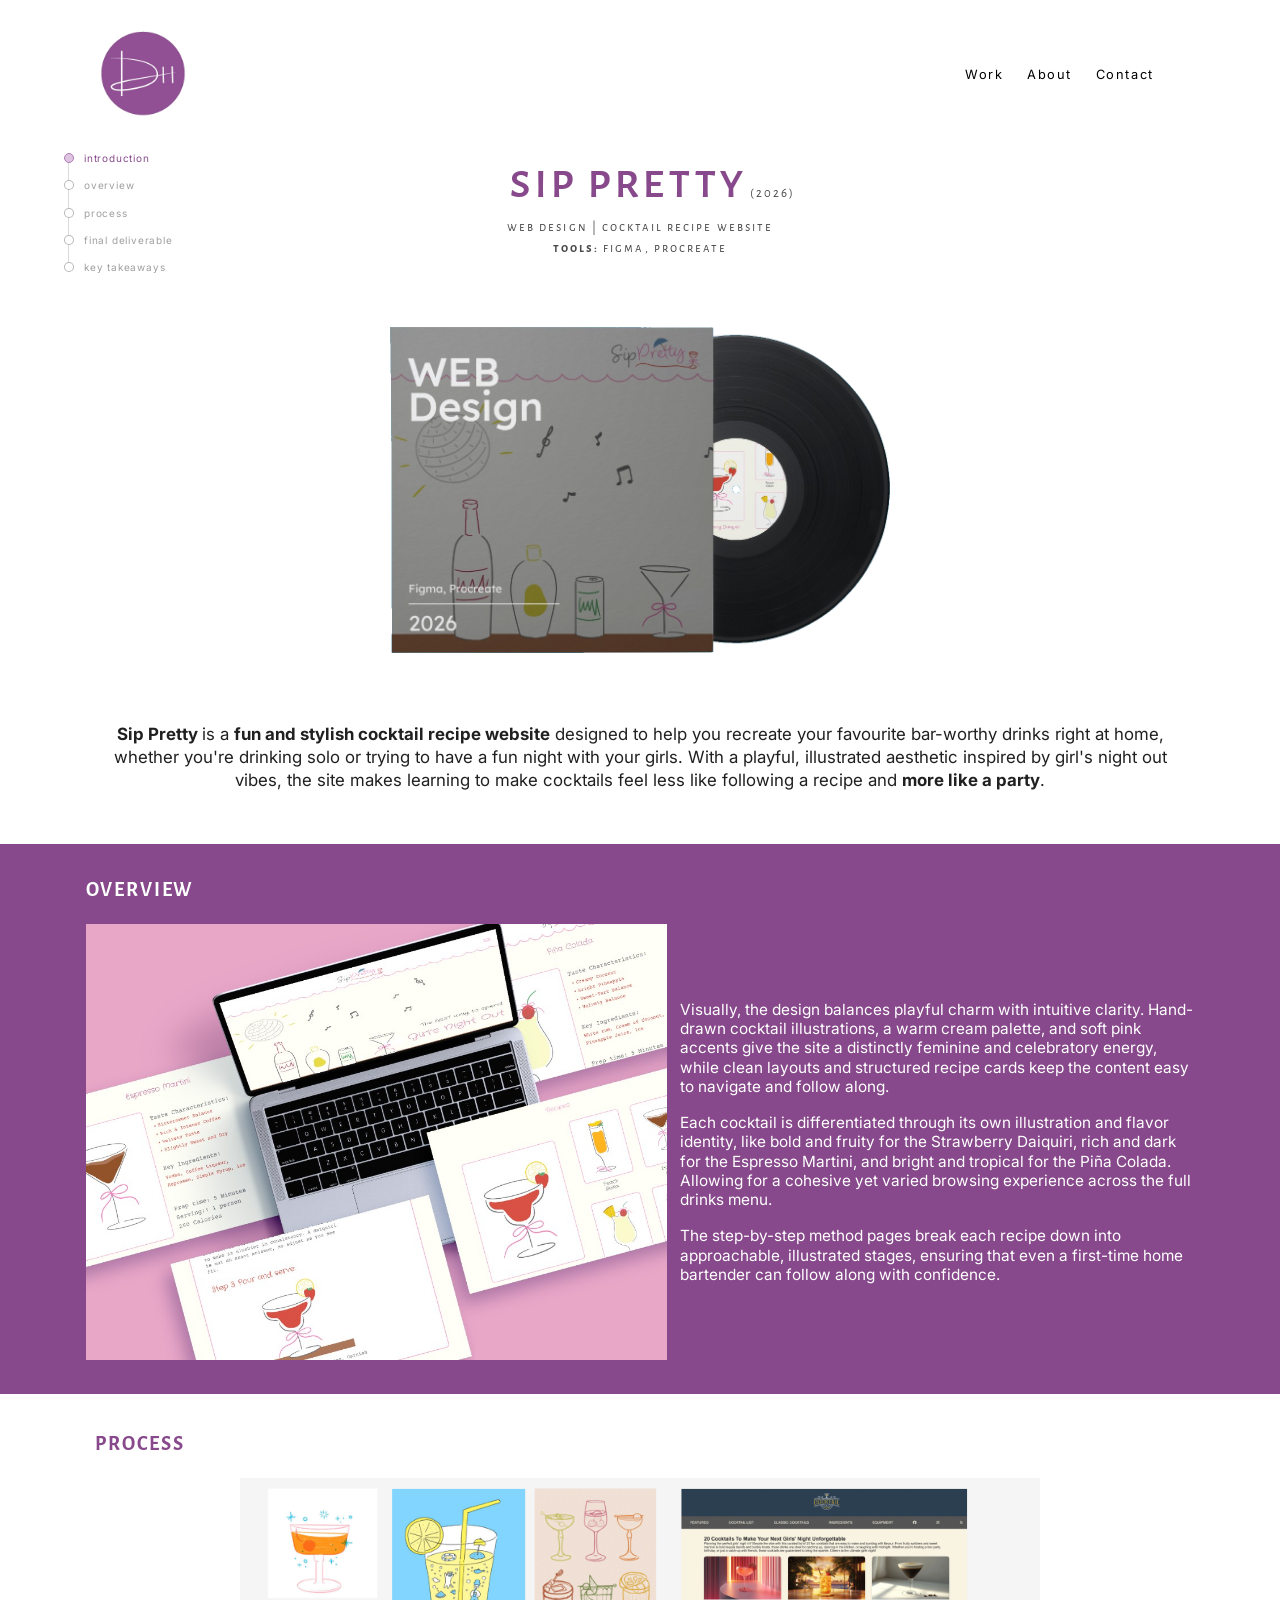
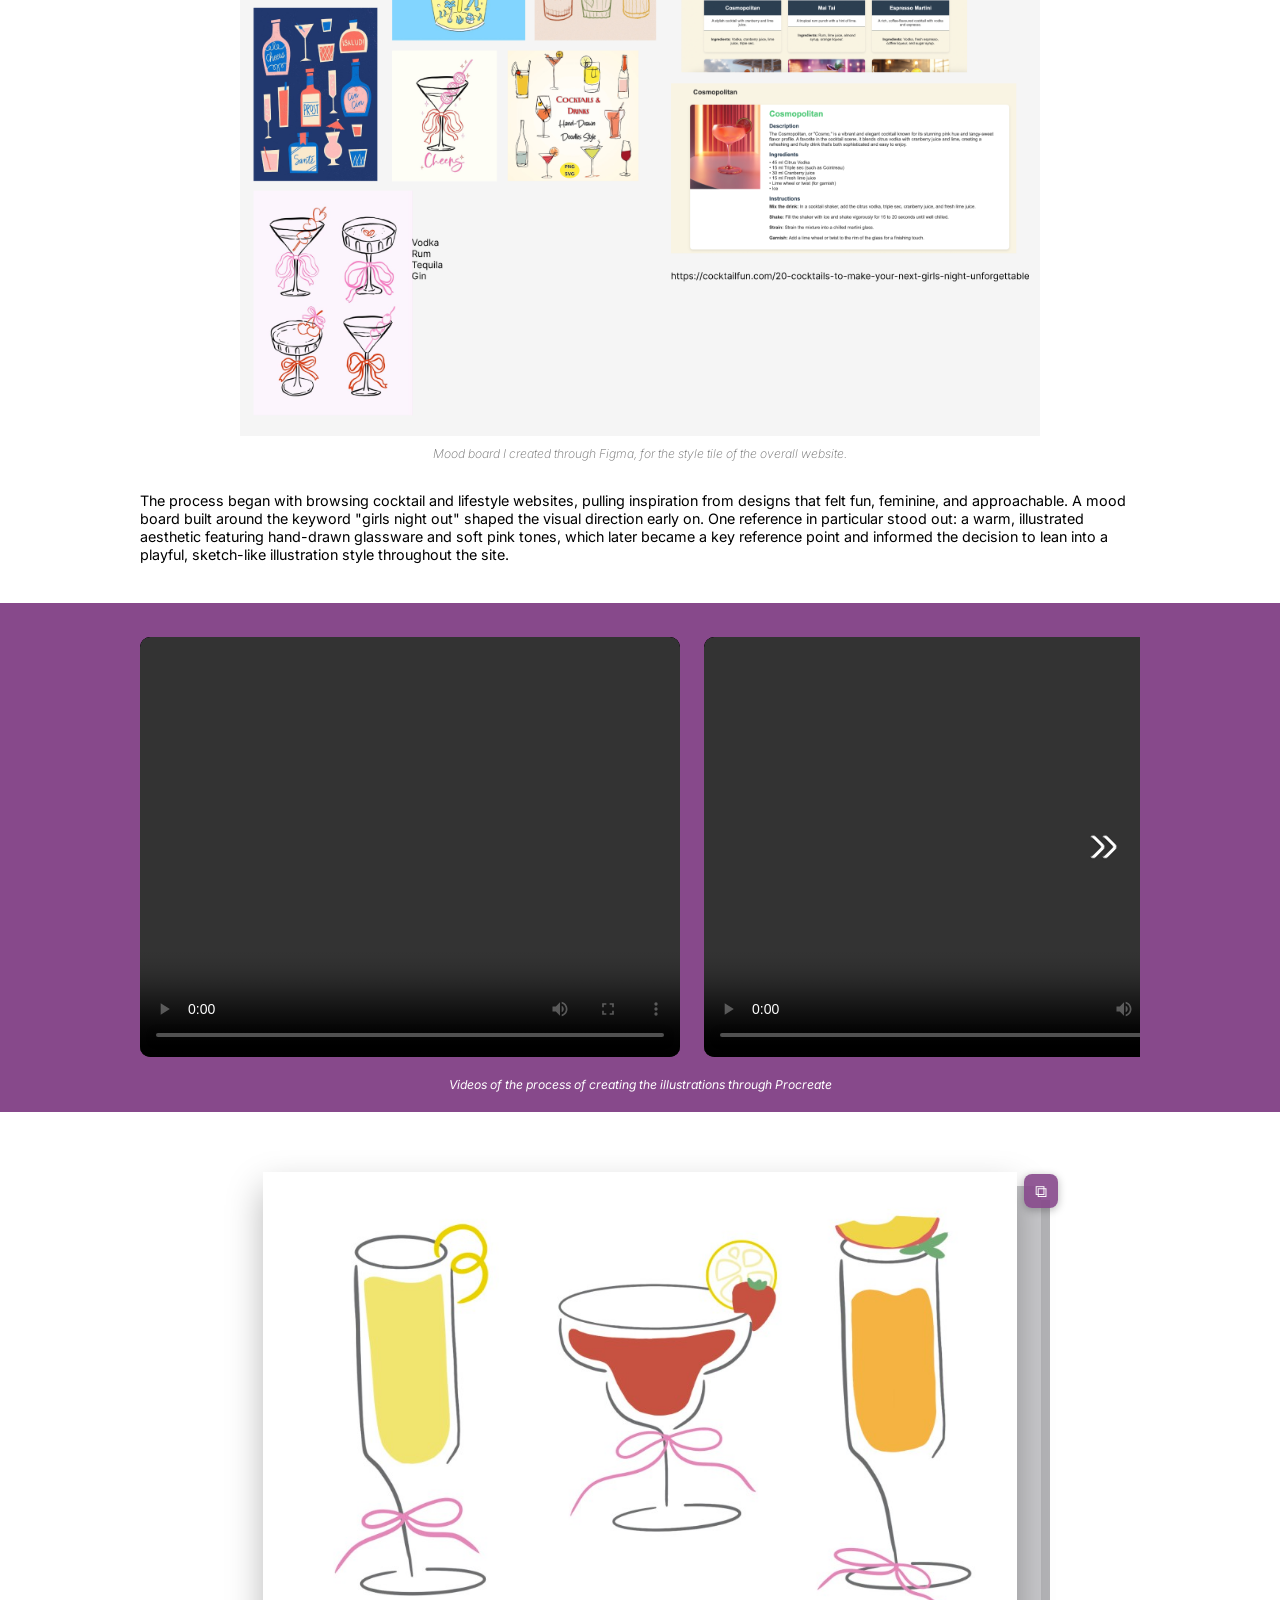
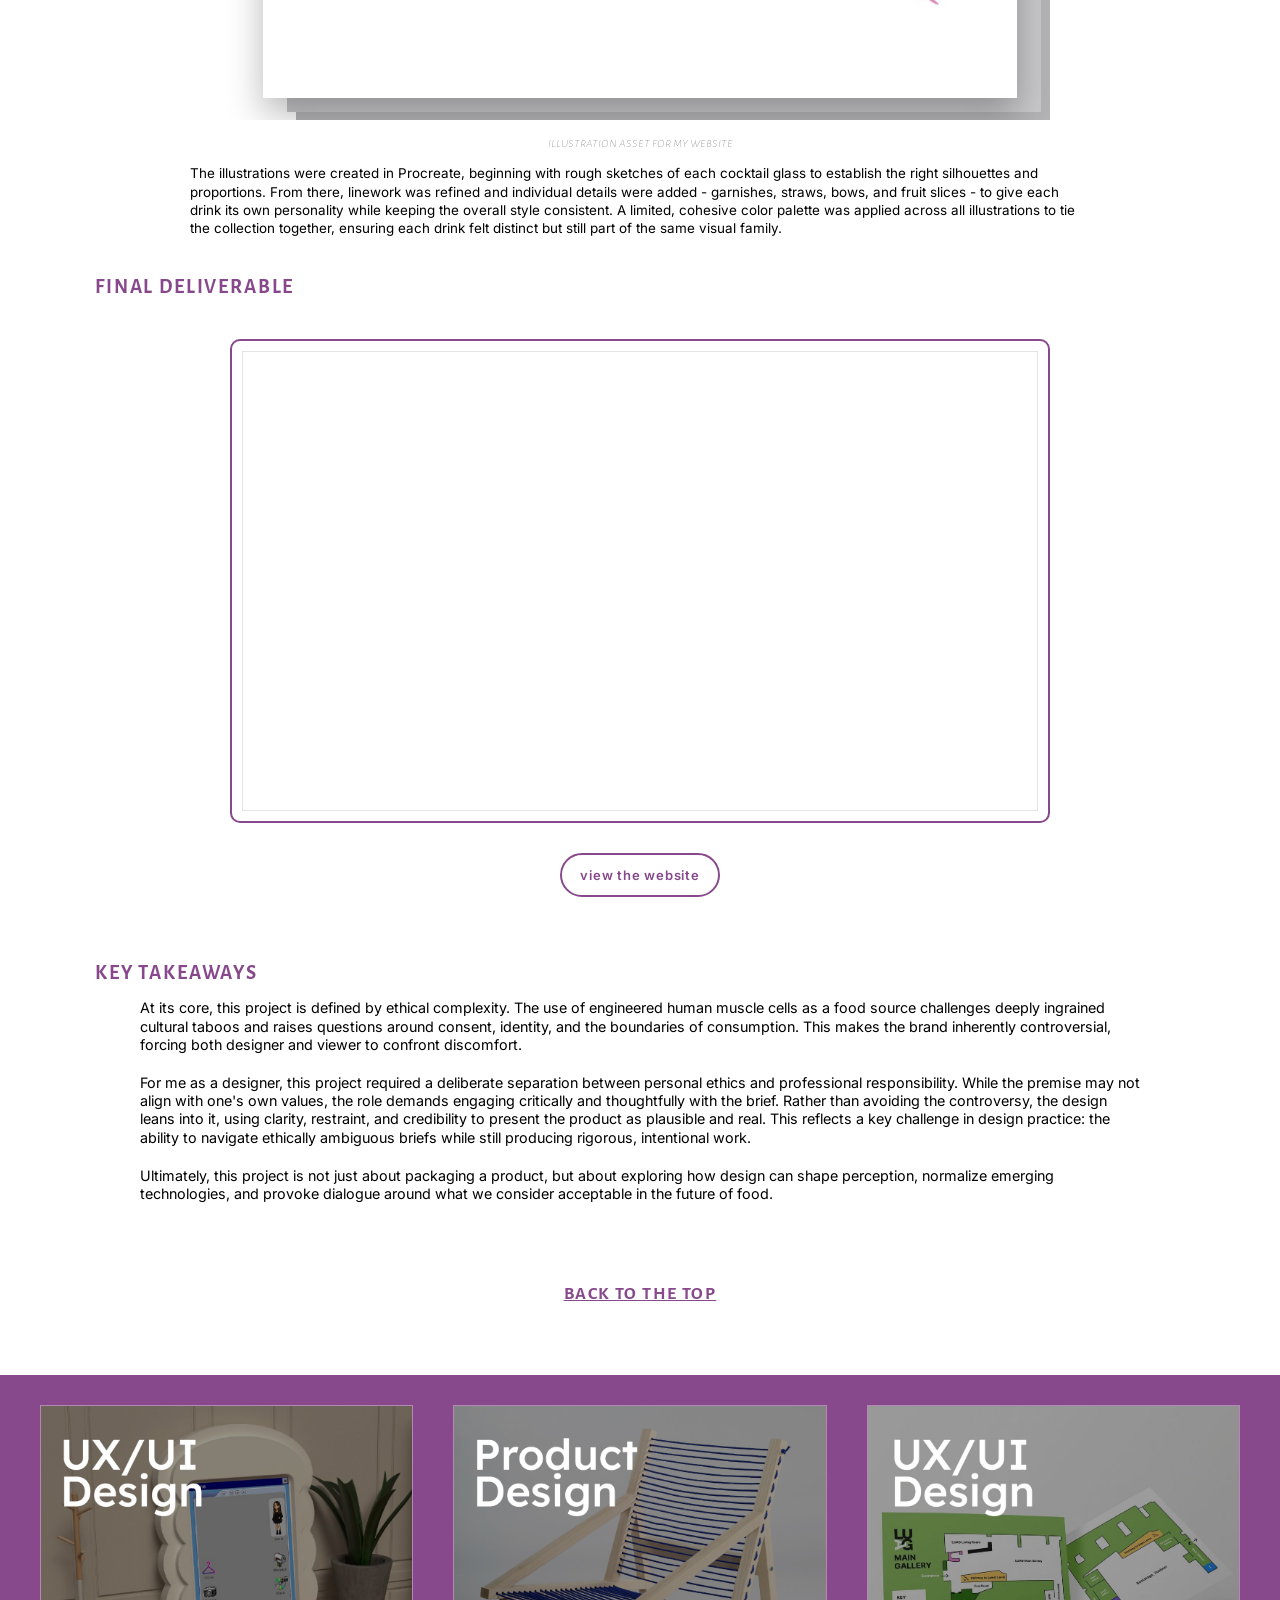
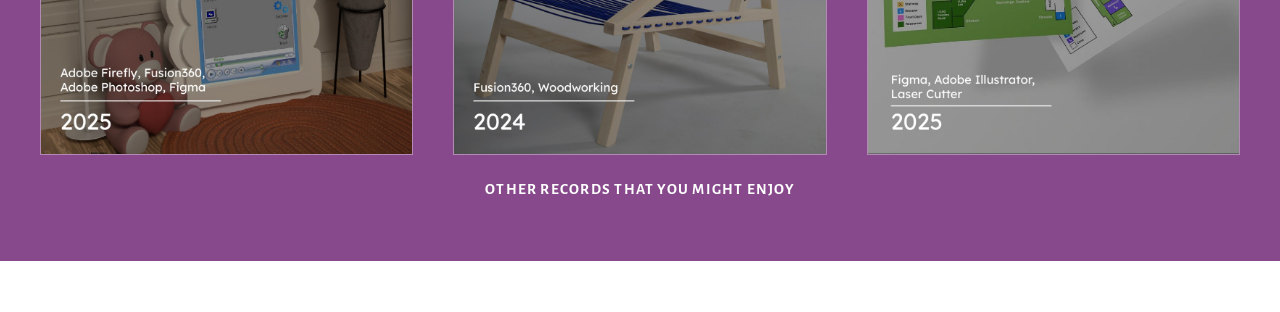
<file: sip.html>
<!DOCTYPE html>
<html lang="en">
<head>
  <meta charset="UTF-8" />
  <meta name="viewport" content="width=device-width, initial-scale=1.0" />
  <link rel="icon" type="image/png" href="assets/favicon.png" />
  <title>Sip - Portfolio</title>
  <link rel="preconnect" href="https://fonts.googleapis.com">
  <link rel="preconnect" href="https://fonts.gstatic.com" crossorigin>
  <link href="https://fonts.googleapis.com/css2?family=Alegreya+Sans+SC:wght@400;500;700&family=Architects+Daughter&family=Inter:ital,opsz,wght@0,14..32,300..700;1,14..32,300..700&family=Montserrat:ital,wght@0,400;0,500;0,700;1,600&display=swap" rel="stylesheet" />
  <link rel="stylesheet" href="sip.css" />
  <link rel="stylesheet" href="lightbox.css" />
</head>
<body>
  <main class="umami-page">
    <header class="top-nav">
      <a class="dot-logo" href="index.html" aria-label="Go to home">
        <img src="assets/logo-circle.png" alt="DH logo" />
      </a>
      <nav class="menu menu-right">
        <a href="index.html#projects" class="active">Work</a>
        <a href="about.html">About</a>
        <a href="contact.html">Contact</a>
      </nav>
    </header>

    <aside class="side-toc" aria-label="Table of contents">
      <a href="#introduction" class="toc-link active">Introduction</a>
      <a href="#overview" class="toc-link">Overview</a>
      <a href="#process" class="toc-link">Process</a>
      <a href="#final-deliverable" class="toc-link">Final Deliverable</a>
      <a href="#key-takeaways" class="toc-link">Key Takeaways</a>
    </aside>

    <section class="project-hero" id="introduction">
      <div class="project-title-row">
        <h1>sip pretty</h1>
        <p class="project-date">(2026)</p>
      </div>
      <p class="project-subhead">web design | cocktail recipe website</p>
      <p class="project-ssubhead"><strong>tools:</strong> figma, procreate</p>
      <img src="assets/sip-vinyl-transparent.png" alt="Sip featured vinyl cover and record" class="project-hero-image" />
    </section>

    <section class="project-copy">
      <p>
        <strong>Sip Pretty </strong>is a <strong>fun and stylish cocktail recipe website</strong> designed to help you recreate your favourite bar-worthy drinks right at home, whether you're drinking solo or trying to have a fun night with your girls. With a playful, illustrated aesthetic inspired by girl's night out vibes, the site makes learning to make cocktails feel less like following a recipe and <strong>more like a party</strong>.
      </p>
    </section>

    <section class="band" id="overview">
      <div class="band-inner">
        <h2 class="overview-title">OVERVIEW</h2>
        <div class="overview-grid">
          <figure class="overview-image-wrap">
            <img src="assets/sip-overview.png" alt="Sip Pretty website overview mockup" />
          </figure>
          <div class="overview-copy">
            <p class="overview-text">Visually, the design balances playful charm with intuitive clarity. Hand-drawn cocktail illustrations, a warm cream palette, and soft pink accents give the site a distinctly feminine and celebratory energy, while clean layouts and structured recipe cards keep the content easy to navigate and follow along.</p>
            <p class="overview-text2">Each cocktail is differentiated through its own illustration and flavor identity, like bold and fruity for the Strawberry Daiquiri, rich and dark for the Espresso Martini, and bright and tropical for the Piña Colada. Allowing for a cohesive yet varied browsing experience across the full drinks menu.</p>
            <p class="overview-text3">The step-by-step method pages break each recipe down into approachable, illustrated stages, ensuring that even a first-time home bartender can follow along with confidence.</p>
          </div>
        </div>
      </div>
    </section>

    <section class="content-section process-section" id="process">
      <h2 class="process-title">PROCESS</h2>
      <div class="process-grid">
      <figure class="process-image-wrap">
      <img src="assets/sip-process.png" alt="Sip Pretty process references and website inspiration board" class="full-image" />
      <figcaption class="process-caption">Mood board I created through Figma, for the style tile of the overall website.</figcaption>
      </figure>
      <p class="process-text">
        The process began with browsing cocktail and lifestyle websites, pulling inspiration from designs that felt fun, feminine, and approachable. A mood board built around the keyword "girls night out" shaped the visual direction early on. One reference in particular stood out: a warm, illustrated aesthetic featuring hand-drawn glassware and soft pink tones, which later became a key reference point and informed the decision to lean into a playful, sketch-like illustration style throughout the site.​​​​​​​</p>
        </div>
    </section>

    <section class="band">
      <div class="band-inner">
        <div class="flavor-carousel" aria-label="Sip Pretty illustration process videos">
          <button class="flavor-carousel-arrow flavor-carousel-arrow--left" type="button" aria-label="Scroll videos left">
            <span aria-hidden="true">&#8592;</span>
          </button>
          <div class="flavor-carousel-viewport">
            <div class="flavor-carousel-track">
              <figure class="flavor-carousel-slide">
                <video class="flavor-carousel-media" controls playsinline preload="metadata">
                  <source src="assets/sip-flavor-process-4.mp4" type="video/mp4" />
                </video>
              </figure>
              <figure class="flavor-carousel-slide">
                <video class="flavor-carousel-media" controls playsinline preload="metadata">
                  <source src="assets/sip-flavor-process-2.mp4" type="video/mp4" />
                </video>
              </figure>
              <figure class="flavor-carousel-slide">
                <video class="flavor-carousel-media" controls playsinline preload="metadata">
                  <source src="assets/sip-flavor-process-3.mp4" type="video/mp4" />
                </video>
              </figure>
            </div>
          </div>
          <button class="flavor-carousel-arrow flavor-carousel-arrow--right" type="button" aria-label="Scroll videos right">
            <span aria-hidden="true">&#8594;</span>
          </button>
        </div>
        <p class="flavor-caption">Videos of the process of creating the illustrations through Procreate</p>
      </div>
    </section>

    <section class="content-section flavor-folder-section">
      <details class="flavor-folder">
        <summary class="flavor-folder-cover">
          <img src="assets/sip-illustration-1.png" alt="Sip Pretty illustration preview" />
          <span class="folder-stack-icon" aria-hidden="true">&#x29c9;</span>
        </summary>
        <button class="flavor-folder-backdrop" type="button" aria-label="Close illustration popup"></button>
        <button class="flavor-folder-close" type="button" aria-label="Close illustration popup">&times;</button>
        <div class="flavor-folder-gallery">
          <img src="assets/sip-illustration-1.png" alt="Sip Pretty illustration set image 1" />
          <img src="assets/sip-illustration-2.png" alt="Sip Pretty illustration set image 2" />
          <img src="assets/sip-illustration-3.png" alt="Sip Pretty illustration set image 3" />
          <img src="assets/sip-illustration-4.png" alt="Sip Pretty illustration set image 4" />
          <img src="assets/sip-illustration-5.png" alt="Sip Pretty illustration set image 5" />
          <img src="assets/sip-illustration-6.png" alt="Sip Pretty illustration set image 6" />
          <img src="assets/sip-illustration-7.png" alt="Sip Pretty illustration set image 7" />
          <img src="assets/sip-illustration-8.png" alt="Sip Pretty illustration set image 8" />
        </div>
      </details>
      <p class="flavor-folder-caption">illustration asset for my website</p>
      <p class="flavor-folder-note">
        The illustrations were created in Procreate, beginning with rough sketches of each cocktail glass to establish the right silhouettes and proportions. From there, linework was refined and individual details were added - garnishes, straws, bows, and fruit slices - to give each drink its own personality while keeping the overall style consistent. A limited, cohesive color palette was applied across all illustrations to tie the collection together, ensuring each drink felt distinct but still part of the same visual family.
      </p>
    </section>

    <section class="content-section final-deliverable-section" id="final-deliverable">
      <h2>FINAL DELIVERABLE</h2>
      <div class="framed">
        <iframe
          class="final-deliverable-embed"
          style="border: 1px solid rgba(0, 0, 0, 0.1);"
          src="https://embed.figma.com/proto/YFQCu8qjAsgDYu3lEllYKl/Portfolio-Class-WebDesign?node-id=12-11&viewport=502%2C335%2C0.09&scaling=scale-down&content-scaling=fixed&page-id=0%3A1&embed-host=share"
          allowfullscreen
          title="Sip Pretty final Figma prototype"
        ></iframe>
      </div>
      <a
        class="brand-kit-button"
        href="assets/Umami_LAB_Final.pdf"ㄱ
        target="_blank"
        rel="noopener noreferrer"
        aria-label="Open Umami Lab brand kit presentation PDF"
      >
        view the website
      </a>
    </section>

    <section class="content-section key-takeaways-section" id="key-takeaways">
      <h2 class="key-takeaways-title">KEY TAKEAWAYS</h2>
      <p class="key-takeaways-text">
        At its core, this project is defined by ethical complexity. The use of engineered human muscle cells as a food source challenges deeply ingrained cultural taboos and raises questions around consent, identity, and the boundaries of consumption. This makes the brand inherently controversial, forcing both designer and viewer to confront discomfort.
      </p>
      <p class="key-takeaways-text">
        For me as a designer, this project required a deliberate separation between personal ethics and professional responsibility. While the premise may not align with one's own values, the role demands engaging critically and thoughtfully with the brief. Rather than avoiding the controversy, the design leans into it, using clarity, restraint, and credibility to present the product as plausible and real. This reflects a key challenge in design practice: the ability to navigate ethically ambiguous briefs while still producing rigorous, intentional work.
      </p>
      <p class="key-takeaways-text">
        Ultimately, this project is not just about packaging a product, but about exploring how design can shape perception, normalize emerging technologies, and provoke dialogue around what we consider acceptable in the future of food.
      </p>
    </section>

    <a class="back-link" href="#">BACK TO THE TOP</a>

    <section class="other-records-section" aria-label="Other records you might like">
      <div class="other-records-grid" data-random-records="true"></div>
      <h2 class="other-records-title">OTHER RECORDS THAT YOU MIGHT ENJOY</h2>
    </section>
  </main>
  <script src="lightbox.js"></script>
  <script src="work-scroll-reset.js"></script>
  <script src="sip.js"></script>
</body>
</html>
</file>
<file: sip.css>
:root {
  --bg: #ffffff;
  --text: #000000;
  --purple: #87498b;
  --muted: #4a4a4a;
  --folder-overlay: rgba(0, 0, 0, 0.42);
  --space-2: clamp(10px, 1.2vw, 18px);
  --page-pad-top: clamp(12px, 2vw, 24px);
  --top-nav-slot: calc(
    var(--page-pad-top) + clamp(52px, 8vw, 100px) + clamp(8px, 1.2vw, 14px) + 43px
  );
}

* {
  box-sizing: border-box;
  margin: 0;
  padding: 0;
}

html,
body {
  width: 100%;
  max-width: 100%;
  min-height: 100%;
  overflow-x: hidden;
}

body {
  background: var(--bg);
  color: var(--text);
  font-family: "Montserrat", sans-serif;
}

html {
  scroll-behavior: smooth;
}

.umami-page {
  width: 100%;
  max-width: 100%;
  margin: 0 auto;
  padding: 0 clamp(16px, 3vw, 40px) clamp(40px, 4vw, 64px);
  padding-top: var(--top-nav-slot);
}

.top-nav {
  position: fixed;
  top: 0;
  left: 0;
  right: 0;
  z-index: 100;
  display: flex;
  align-items: center;
  justify-content: flex-start;
  gap: 28px;
  width: 100%;
  max-width: 100%;
  margin: 0;
  padding: var(--page-pad-top) clamp(16px, 3vw, 40px) clamp(8px, 1.2vw, 14px);
  box-sizing: border-box;
  background-color: var(--bg);
}

.dot-logo {
  width: clamp(52px, 8vw, 100px);
  height: clamp(52px, 8vw, 100px);
  border-radius: 999px;
}

.dot-logo img {
  position: relative;
  left: 55px;
  z-index: 10;
  width: 100%;
  height: 100%;
  object-fit: cover;
  display: block;
  transform-origin: center center;
  will-change: transform;
}

.menu {
  display: flex;
  gap: var(--space-2);
}

.menu-right {
  margin-left: auto;
  padding-right: 88px;
  gap: 24px;
}

.menu-right a {
  font-size: clamp(14px, 1.5vw, 28px);
}

.menu a {
  font-family: "Inter", sans-serif;
  text-decoration: none;
  color: #000000;
  font-size: clamp(10px, 1vw, 16px);
  letter-spacing: 0.12em;
}

.side-toc {
  position: fixed;
  top: calc(var(--page-pad-top) + clamp(52px, 8vw, 100px) + clamp(20px, 2.2vw, 28px));
  left: clamp(50px, 5vw, 100px);
  z-index: 90;
  display: flex;
  flex-direction: column;
  gap: clamp(12px, 1.2vw, 16px);
}

.side-toc::before {
  content: "";
  position: absolute;
  left: 4px;
  top: 4px;
  bottom: 4px;
  width: 1px;
  background: rgba(0, 0, 0, 0.14);
  z-index: 0;
}

.toc-link {
  position: relative;
  padding-left: 20px;
  color: rgba(0, 0, 0, 0.38);
  font-family: "Inter", sans-serif;
  font-size: clamp(10px, 0.75vw, 12px);
  letter-spacing: 0.08em;
  text-transform: lowercase;
  text-decoration: none;
  transition: color 150ms ease;
  z-index: 1;
}

.toc-link::before {
  content: "";
  position: absolute;
  left: 0;
  top: 50%;
  width: 8px;
  height: 8px;
  border: 1px solid rgba(0, 0, 0, 0.28);
  border-radius: 50%;
  transform: translateY(-50%);
  background: #ffffff;
}

.toc-link::after {
  display: none;
}

.toc-link:last-child::after {
  display: none;
}

.toc-link.active,
.toc-link:hover {
  color: var(--purple);
}

.toc-link.active::before,
.toc-link:hover::before {
  border-color: #b07bb4;
  background: #dec4e0;
}

.toc-link.on-purple {
  color: rgba(255, 255, 255, 0.62);
}

.toc-link.on-purple::before {
  border-color: rgba(255, 255, 255, 0.52);
  background: #a276a6;
}

.toc-link.on-purple::after {
  display: none;
}

.side-toc.on-purple::before {
  background: rgba(255, 255, 255, 0.26);
}

.toc-link.on-purple.active,
.toc-link.on-purple:hover {
  color: #ffffff;
}

.toc-link.on-purple.active::before,
.toc-link.on-purple:hover::before {
  border-color: #ffffff;
  background: #d8c6da;
}

#introduction,
#overview,
#process,
#final-deliverable,
#key-takeaways {
  scroll-margin-top: calc(var(--top-nav-slot) + 16px);
}

.project-hero {
  text-align: center;
  margin: -30px auto clamp(25px, 4vw, 56px);
}

.project-title-row {
  display: flex;
  justify-content: center;
  align-items: baseline;
  gap: clamp(3px, 1vw, 3px);
  transform: translateX(12px);
}

.project-hero h1 {
  font-family: "Alegreya Sans SC", sans-serif;
  font-weight: 500;
  color: var(--purple);
  letter-spacing: 0.05em;
  font-size: clamp(50px, 4vw, 69px);
}

.project-date {
  margin: 0;
  color: var(--muted);
  font-family: "Alegreya Sans SC", sans-serif;
  font-size: clamp(10px, 1vw, 16px);
  letter-spacing: 0.16em;
}
.project-subhead {
  margin-top: 8px;
  margin-bottom: clamp(25px, 20vw, 50px);
  color: var(--muted);
  font-family: "Alegreya Sans SC", sans-serif;
  font-size: clamp(12px, 1vw, 16px);
  letter-spacing: 0.16em;
}

.project-ssubhead {
  margin-top: -45px;
  margin-bottom: clamp(25px, 20vw, 70px);
  color: var(--muted);
  font-family: "Alegreya Sans SC", sans-serif;
  font-size: clamp(12px, 1vw, 16px);
  letter-spacing: 0.16em;
}
.project-hero-image {
  width: min(500px, 92vw);
  display: block;
  margin: 0 auto;
  margin-bottom: 70px;
}

.project-copy {
  max-width: 1100px;
  margin: 0 auto clamp(30px, 4vw, 52px);
  text-align: center;
}

.project-copy p {
  color: #202020;
  font-family: "Inter", sans-serif;
  font-size: clamp(15px, 1.32vw, 21px);
  line-height: 1.38;
}

.band {
  width: 100vw;
  margin-left: calc(50% - 50vw);
  margin-right: calc(50% - 50vw);
  background: var(--purple);
}

.band-inner {
  width: min(1160px, calc(100vw - 40px));
  margin: 0 auto;
  padding: clamp(18px, 2.8vw, 34px) clamp(12px, 2vw, 26px);
}

h2 {
  margin-bottom: clamp(14px, 2vw, 22px);
  color: #000;
  font-family: "Alegreya Sans SC", sans-serif;
  font-size: clamp(18px, 1.6vw, 25px);
  letter-spacing: 0.09em;
}

.band h2 {
  color: #fff;
}

.overview-grid {
  display: grid;
  grid-template-columns: minmax(270px, 1fr) minmax(270px, 1fr);
  gap: clamp(40px, 4vw, 58px);
  align-items: center;
}

.overview-grid img,
.full-image {
  width: 110%;
  display: block;
}

.overview-image-wrap {
  margin: 0;
}

.overview-caption {
  margin-top: 10px;
  color: #ffffff;
  font-family: "Inter", sans-serif;
  font-size: clamp(11px, 0.95vw, 14px);
  font-weight:200;
  font-style: italic;
  line-height: 1.3;
}

.overview-grid p {
  color: #fff;
  font-family: "Inter", sans-serif;
  font-size: clamp(12px, 1.2vw, 17px);
  line-height: 1.26;
  margin-left: clamp(8px, 1.1vw, 18px);
}

.overview-copy {
  display: flex;
  flex-direction: column;
  gap: clamp(12px, 1.3vw, 20px);
}

.overview-title {
  font-family: "Alegreya Sans SC", sans-serif;
}

.overview-text {
  font-family: "Inter", sans-serif;
  font-weight: 400;
}

.overview-text strong,
.project-copy strong {
  font-family: "Inter", sans-serif;
  font-weight: 700;
}

.overview-text2 {
  font-family: "Inter", sans-serif;
  font-weight: 400;
}

.overview-text3 {
  font-family: "Inter", sans-serif;
  font-weight: 400;
}

.content-section {
  width: min(900px, 100%);
  margin: clamp(24px, 3vw, 42px) auto;
}

.process-section {
  width: min(1000px, calc(100vw - 40px));
}

.content-section p {
  margin-top: 14px;
  color: #000000;
  font-family: "Alegreya Sans SC", sans-serif;
  font-size: clamp(14px, 1.12vw, 18px);
  line-height: 1.27;
}
.process-title {
  position: relative;
  left: -45px;
  margin-bottom: 20;
  color: var(--purple);
  font-family: "Alegreya Sans SC", sans-serif;
  font-size: clamp(18px, 1.6vw, 25px);
  letter-spacing: 0.09em;
}

.process-text {
  font-family: "Inter", sans-serif;
  font-weight: 400;
  font-size: clamp(12px, 1.2vw, 17px);
  line-height: 1.26;
}

.content-section .process-text {
  margin-top: 30px;
  font-family: "Inter", sans-serif;
}

.process-grid .full-image {
  width: min(800px, 88%);
  margin: 0 auto;
}

.process-image-wrap {
  margin: 0;
}

.process-caption {
  margin-top: 10px;
  color: #696969;
  font-family: "Inter", sans-serif;
  font-size: clamp(11px, 0.95vw, 14px);
  font-style: italic;
  font-weight: 200;
  text-align: center;
  line-height: 1.3;
}

.flavor-carousel {
  position: relative;
  width: min(1000px, 100%);
  margin: 0 auto;
}

.flavor-carousel-viewport {
  overflow-x: auto;
  overflow-y: hidden;
  scrollbar-width: none;
  scroll-behavior: smooth;
}

.flavor-carousel-viewport::-webkit-scrollbar {
  display: none;
}

.flavor-carousel-track {
  display: flex;
  width: max-content;
  gap: clamp(16px, 2vw, 24px);
}

.flavor-carousel-slide {
  flex: 0 0 auto;
  width: min(76vw, 540px);
  height: min(52vw, 420px);
  border-radius: 10px;
  background: #000000;
  overflow: hidden;
  position: relative;
  display: flex;
  align-items: center;
  justify-content: center;
}

.flavor-carousel-media {
  width: 100%;
  height: 100%;
  border-radius: 10px;
  object-fit: cover;
  background: #000000;
}

.flavor-carousel-media--rotate-left {
  position: absolute;
  top: 50%;
  left: 50%;
  transform: translate(-50%, -50%) rotate(-90deg);
  transform-origin: center center;
  width: 100%;
  height: 100%;
  object-fit: contain;
}

.flavor-carousel-media--rotate-left::-webkit-media-controls-panel {
  transform: rotate(-90deg);
  transform-origin: center center;
}

.flavor-carousel-media--rotate-left::-webkit-media-controls-timeline,
.flavor-carousel-media--rotate-left::-webkit-media-controls-current-time-display,
.flavor-carousel-media--rotate-left::-webkit-media-controls-time-remaining-display {
  transform: rotate(-90deg);
  transform-origin: center center;
}

.flavor-carousel-arrow {
  position: absolute;
  top: 50%;
  transform: translateY(-50%);
  width: clamp(32px, 2.8vw, 46px);
  height: clamp(32px, 2.8vw, 46px);
  border: 0;
  background: transparent;
  cursor: pointer;
  z-index: 5;
  transition: transform 160ms ease, opacity 160ms ease;
}

.flavor-carousel-arrow span {
  display: none;
}

.flavor-carousel-arrow::before,
.flavor-carousel-arrow::after {
  content: "";
  position: absolute;
  top: 50%;
  width: clamp(12px, 1.2vw, 18px);
  height: clamp(12px, 1.2vw, 18px);
  border-top: clamp(3px, 0.24vw, 4px) solid #ffffff;
  border-right: clamp(3px, 0.24vw, 4px) solid #ffffff;
  border-radius: 4px;
  filter: drop-shadow(0 1px 1px rgba(0, 0, 0, 0.25));
  transform-origin: center;
}

.flavor-carousel-arrow--left {
  left: clamp(6px, 1.5vw, 20px);
}

.flavor-carousel-arrow--left::before {
  left: 6px;
  transform: translateY(-50%) rotate(-135deg);
}

.flavor-carousel-arrow--left::after {
  left: 18px;
  transform: translateY(-50%) rotate(-135deg);
}

.flavor-carousel-arrow--right {
  right: clamp(6px, 1.5vw, 20px);
}

.flavor-carousel-arrow--right::before {
  right: 18px;
  transform: translateY(-50%) rotate(45deg);
}

.flavor-carousel-arrow--right::after {
  right: 6px;
  transform: translateY(-50%) rotate(45deg);
}

.flavor-carousel-arrow:hover {
  transform: translateY(-50%) scale(1.04);
  opacity: 0.86;
}

.flavor-carousel-arrow.is-hidden {
  opacity: 0;
  pointer-events: none;
  transform: translateY(-50%) scale(0.96);
}

.flavor-carousel-arrow:focus-visible {
  outline: 3px solid rgba(255, 255, 255, 0.65);
  outline-offset: 2px;
}

.flavor-caption {
  margin-top: 20px;
  margin-bottom: -15px;
  color: #ffffff;
  font-family: "Inter", sans-serif;
  font-style: italic;
  font-size: 200;
  font-size: clamp(11px, 0.95vw, 14px);
  text-align: center;
  line-height: 1.3;
}

.flavor-folder-section {
  width: min(900px, calc(100vw - 40px));
}

.flavor-folder {
  border: 0;
  border-radius: 0;
  background: transparent;
  overflow: visible;
}

.flavor-folder summary {
  list-style: none;
  cursor: pointer;
  display: flex;
  justify-content: center;
  align-items: center;
  position: relative;
  padding: clamp(14px, 2vw, 22px);
  text-align: center;
  overflow: hidden;
}

.flavor-folder summary::-webkit-details-marker {
  display: none;
}

.flavor-folder-cover img {
  position: relative;
  z-index: 3;
  width: 88%;
  margin: 0 auto;
  display: block;
  background: #ffffff;
  border-radius: 0;
  padding: 0;
  box-shadow: 0 16px 34px rgba(0, 0, 0, 0.28);
}

.flavor-folder-cover::before,
.flavor-folder-cover::after {
  content: "";
  position: absolute;
  left: auto;
  width: calc(90% - 56px);
  height: calc(100% - (clamp(14px, 2vw, 22px) * 2));
  border: 0;
  pointer-events: none;
}

.flavor-folder-cover::before {
  top: clamp(14px, 2vw, 22px);
  right: calc(5% - 5px);
  transform: translateY(28px);
  z-index: 1;
  background: #b3b3b6;
}

.flavor-folder-cover::after {
  top: clamp(14px, 2vw, 22px);
  right: calc(5% + 4px);
  transform: translateY(14px);
  z-index: 2;
  background: #c8c8cb;
}

.folder-stack-icon {
  position: absolute;
  top: calc(clamp(14px, 2vw, 22px) + 2px);
  right: calc(clamp(14px, 2vw, 22px) + 10px);
  z-index: 4;
  width: 34px;
  height: 34px;
  border-radius: 8px;
  background: rgba(135, 73, 139, 0.9);
  color: #ffffff;
  display: flex;
  align-items: center;
  justify-content: center;
  font-size: 17px;
  line-height: 1;
  box-shadow: 0 2px 8px rgba(0, 0, 0, 0.28);
}

.flavor-folder-caption {
  margin-top: 10px;
  color: #696969 !important;
  font-family: "Inter", sans-serif;
  font-size: clamp(11px, 0.95vw, 14px);
  font-style: italic;
  font-weight: 200;
  text-align: center;
  line-height: 1.3;
}

.content-section .flavor-folder-note {
  margin-top: 12px;
  color: #000000;
  font-family: "Inter", sans-serif;
  font-size: clamp(12px, 1.05vw, 16px);
  font-weight: 400;
  line-height: 1.35;
  text-align: left;
}

.flavor-folder-gallery {
  display: none;
  grid-template-columns: repeat(2, minmax(220px, 1fr));
  gap: clamp(12px, 2vw, 20px);
  padding: clamp(18px, 2.4vw, 26px);
}

.flavor-folder-backdrop {
  display: none;
}

.flavor-folder-close {
  display: none;
}

.flavor-folder[open] .flavor-folder-gallery {
  display: grid;
  position: fixed;
  top: 50%;
  left: 50%;
  transform: translate(-50%, -50%);
  width: min(1000px, calc(100vw - 70px));
  max-height: calc(100vh - 90px);
  overflow-y: auto;
  z-index: 220;
  background: transparent;
  border: 0;
  border-radius: 0;
  box-shadow: none;
}

.flavor-folder[open] .flavor-folder-backdrop {
  display: block;
  position: fixed;
  inset: 0;
  background: var(--folder-overlay);
  z-index: 210;
  border: 0;
  cursor: pointer;
}

.flavor-folder[open] .flavor-folder-close {
  position: fixed;
  top: 28px;
  right: 28px;
  z-index: 230;
  width: 42px;
  height: 42px;
  display: inline-flex;
  align-items: center;
  justify-content: center;
  border: 0;
  border-radius: 999px;
  background: rgba(255, 255, 255, 0.9);
  color: #222222;
  font-size: 28px;
  line-height: 1;
  cursor: pointer;
}

.flavor-folder-gallery img {
  width: 100%;
  display: block;
  background: #ffffff;
  border-radius: 0;
  padding: 6px;
}

.flavor-folder[open] .flavor-folder-gallery img {
  --spread-x: 0px;
  --spread-y: 0px;
  animation: folderSpreadIn 420ms ease both;
}

.flavor-folder[open] .flavor-folder-gallery img:nth-child(1) { --spread-x: 180px; --spread-y: 180px; animation-delay: 20ms; }
.flavor-folder[open] .flavor-folder-gallery img:nth-child(2) { --spread-x: -180px; --spread-y: 180px; animation-delay: 50ms; }
.flavor-folder[open] .flavor-folder-gallery img:nth-child(3) { --spread-x: 180px; --spread-y: 95px; animation-delay: 80ms; }
.flavor-folder[open] .flavor-folder-gallery img:nth-child(4) { --spread-x: -180px; --spread-y: 95px; animation-delay: 110ms; }
.flavor-folder[open] .flavor-folder-gallery img:nth-child(5) { --spread-x: 180px; --spread-y: 20px; animation-delay: 140ms; }
.flavor-folder[open] .flavor-folder-gallery img:nth-child(6) { --spread-x: -180px; --spread-y: 20px; animation-delay: 170ms; }
.flavor-folder[open] .flavor-folder-gallery img:nth-child(7) { --spread-x: 180px; --spread-y: -60px; animation-delay: 200ms; }
.flavor-folder[open] .flavor-folder-gallery img:nth-child(8) { --spread-x: -180px; --spread-y: -60px; animation-delay: 230ms; }

@keyframes folderSpreadIn {
  from {
    opacity: 0;
    transform: translate(var(--spread-x), var(--spread-y)) scale(0.66);
    filter: blur(1px);
  }
  to {
    opacity: 1;
    transform: translate(0, 0) scale(1);
    filter: blur(0);
  }
}

.framed {
  width: min(860px, 82%);
  margin: 0 auto;
  padding: 10px;
  background: var(--bg);
  border: 2px solid var(--purple);
  border-radius: 10px;
}

.framed .full-image {
  width: 100%;
}

.final-deliverable-embed {
  width: 100%;
  height: min(62vw, 460px);
  display: block;
}

.final-deliverable-section {
  width: min(1000px, calc(100vw - 40px));
  margin-bottom: clamp(34px, 5vw, 70px);
}

.final-deliverable-section h2 {
  position: relative;
  left: -45px;
  margin-bottom: 40px;
  color: var(--purple);
}

.brand-kit-button {
  display: flex;
  align-items: center;
  justify-content: center;
  margin-top: 30px;
  margin-bottom: 20px;
  margin-left: auto;
  margin-right: auto;
  width: fit-content;
  padding: 12px 18px;
  border: 2px solid var(--purple);
  border-radius: 999px;
  background: transparent;
  color: var(--purple);
  font-family: "Inter", sans-serif;
  font-size: clamp(12px, 1.02vw, 16px);
  font-weight: 600;
  letter-spacing: 0.06em;
  text-transform: lowercase;
  text-decoration: none;
  cursor: pointer;
  transition: transform 150ms ease, opacity 150ms ease, background-color 150ms ease, color 150ms ease;
}

.brand-kit-button:hover {
  transform: translateY(-1px);
  opacity: 0.92;
  background: var(--purple);
  color: #ffffff;
}

.brand-kit-button:focus-visible {
  outline: 3px solid rgba(135, 73, 139, 0.45);
  outline-offset: 4px;
}

.key-takeaways-section {
  width: min(1000px, calc(100vw - 40px));
  margin: 0 auto clamp(20px, 3vw, 36px);
}

.key-takeaways-title {
  font-family: "Alegreya Sans SC", sans-serif;
  position: relative;
  left: -45px;
  margin-bottom: 12px;
  color: var(--purple);
}

.key-takeaways-text {
  margin-top: 10px;
  margin-bottom: 20px;
  max-width: 1000px;
  margin-left: auto;
  margin-right: auto;
  color:var(--purple);
  font-family: "Inter", sans-serif;
  font-size: clamp(12px, 1.08vw, 16px);
  line-height: 1.45;
}

/* Override `.content-section p` which would otherwise apply Alegreya. */
.content-section .key-takeaways-text {
  font-family: "Inter", sans-serif;
  font-weight: 400;
}

.other-records-section {
  width: 100vw;
  margin-left: calc(50% - 50vw);
  margin-right: calc(50% - 50vw);
  padding: clamp(18px, 3vw, 30px) clamp(16px, 3vw, 40px) clamp(24px, 3.6vw, 40px);
  background: var(--purple);
}

.other-records-title {
  color: #ffffff;
  text-align: center;
  margin-top: clamp(25px, 2vw, 33px);
  font-family: "Alegreya Sans SC", sans-serif;
  font-size: clamp(14px, 1.2vw, 18px);
  letter-spacing: 0.08em;
}

.other-records-grid {
  width: min(1200px, 100%);
  margin: 0 auto;
  display: grid;
  grid-template-columns: repeat(3, minmax(220px, 1fr));
  gap: 40px;
}

.other-record-link {
  display: block;
  transition: transform 180ms ease;
  transform-origin: center center;
}

.other-record-link img {
  width: 100%;
  display: block;
  border: 1px solid rgba(255, 255, 255, 0.35);
}

.other-record-link:hover,
.other-record-link:focus-visible {
  transform: scale(1.04);
}

 
.back-link {
  display: block;
  margin: clamp(80px, 3vw, 36px) auto 70px;
  text-align: center;
  color: var(--purple);
  font-family: "Alegreya Sans SC", sans-serif;
  letter-spacing: 0.08em;
  font-size: clamp(18px, 1.1vw, 25px);
  font-weight: 700;
  text-decoration: underline;
}

@media (max-width: 860px) {
  .side-toc {
    display: none;
  }

  .overview-grid,
  .other-records-grid {
    grid-template-columns: 1fr;
  }

  .flavor-carousel-slide {
    width: min(86vw, 420px);
    height: min(56vw, 320px);
  }

  .flavor-folder-gallery {
    grid-template-columns: repeat(2, minmax(120px, 1fr));
  }

  .project-title-row {
    align-items: center;
    gap: 8px;
  }
}
</file>
